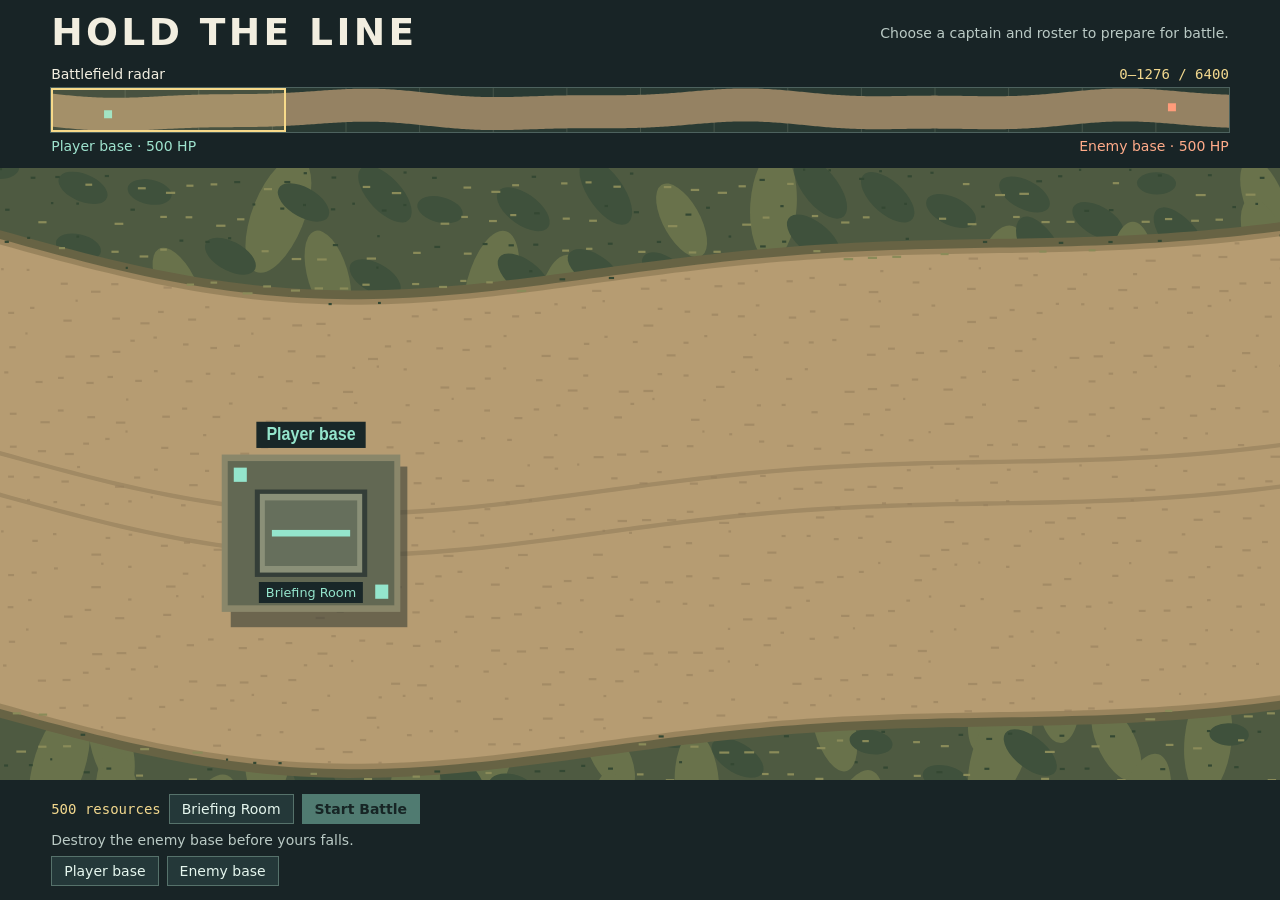
<file: index.html>
<!doctype html>
<html lang="en">
<head>
<meta charset="utf-8">
<meta name="viewport" content="width=device-width, initial-scale=1">
<title>Hold the Line</title>
<link rel="stylesheet" href="style.css?v=c1ebf98bcc72">
<script defer src="units.js?v=6b8e5fcf9627"></script>
<script defer src="grunt.js?v=58feda0011fd"></script>
<script defer src="game.js?v=8d9f7e85d80b"></script>
<script defer src="briefing.js?v=bd27060e63fe"></script>
<script defer src="battle.js?v=0d50372cd13f"></script>
</head>
<body>
<main>
  <header>
    <div class="heading"><h1>Hold the Line</h1><span id="battle-status" role="status">Choose a captain and roster to prepare for battle.</span></div>
    <div class="radar-heading"><label for="radar">Battlefield radar</label><output id="range"></output></div>
    <div class="radar">
      <canvas id="overview" aria-hidden="true"></canvas>
      <div id="window" aria-hidden="true"></div>
      <input id="radar" type="range" min="0" step="any" value="0" aria-label="Battlefield radar">
    </div>
    <div class="sides"><span id="player-health">Player base</span><span id="enemy-health">Enemy base</span></div>
  </header>
  <section id="field" tabindex="0" aria-label="Battlefield. Use the left and right arrow keys to pan.">
    <canvas id="landscape" aria-hidden="true"></canvas>
    <button id="base-briefing" type="button" aria-haspopup="dialog"><span>Briefing Room</span></button>
  </section>
  <footer>
    <div class="battle-controls">
      <output id="battle-resources" aria-label="Resources"></output>
      <button id="open-briefing" type="button">Briefing Room</button>
      <div id="placement-controls" hidden>
        <select id="defense-type" aria-label="Defense to place"></select>
        <button id="undo-defense" type="button" disabled>Undo placement</button>
      </div>
      <button id="start-battle" class="primary" type="button" disabled>Start Battle</button>
      <div id="unit-orders" hidden>
        <span id="selected-order" role="status"></span>
        <button id="select-group" type="button" aria-pressed="false">Select Group</button>
        <button id="hold-position" type="button" aria-pressed="false">Hold Position</button>
        <button id="advance-unit" type="button">Advance</button>
      </div>
      <div id="reinforcement-controls" hidden>
        <select id="reinforcement-type" aria-label="Reinforcement to recruit"></select>
        <button id="recruit-unit" type="button">Recruit</button>
      </div>
      <button id="restart-battle" class="primary" type="button" hidden>Play again</button>
      <span id="controls">Destroy the enemy base before yours falls.</span>
      <nav aria-label="Jump to a base"><button id="player">Player base</button><button id="enemy">Enemy base</button></nav>
    </div>
  </footer>
</main>
<dialog id="briefing" aria-labelledby="briefing-title">
  <form id="briefing-form">
    <div class="briefing-header">
      <div>
        <p class="briefing-location">Player base · Before battle</p>
        <h2 id="briefing-title">Briefing Room</h2>
      </div>
      <output id="remaining" aria-live="polite"></output>
    </div>
    <div class="briefing-body">
      <fieldset>
        <legend>Choose your Captain</legend>
        <p>Your captain is free. Choose your troops here, then spend any remaining resources on defenses you place on the field.</p>
        <div class="captains">
          <label><input type="radio" name="captain" value="Navy SEAL" required> <span><strong>Navy SEAL</strong><small>All-around soldier</small></span></label>
          <label><input type="radio" name="captain" value="Sniper" required> <span><strong>Sniper</strong><small>Long-range specialist</small></span></label>
        </div>
      </fieldset>
      <fieldset id="command-zone-settings">
        <legend>Captain’s command zone</legend>
        <p>Troops spread out within this zone and move up when the Captain leaves them behind.</p>
        <label>Distance behind <input name="zoneRear" type="number" min="0" max="1000" step="10" value="180" required></label>
        <label>Distance ahead <input name="zoneFront" type="number" min="100" max="1200" step="10" value="320" required></label>
      </fieldset>
      <div id="catalog" aria-label="Roster purchases"></div>
    </div>
    <div class="briefing-actions">
      <span id="roster-summary"></span>
      <div>
        <button id="cancel-briefing" type="button">Cancel</button>
        <button class="primary" type="submit">Save roster</button>
      </div>
    </div>
  </form>
</dialog>
</body>
</html>
</file>
<file: style.css>
:root {
  color-scheme: dark;
  font-family: 'Segoe UI', system-ui, sans-serif;
  background: #111a1b;
  color: #f2eee0;
}
* { box-sizing: border-box; }
body { margin: 0; }
main { height: 100dvh; min-height: 470px; display: grid; grid-template-rows: auto minmax(240px, 1fr) auto; }
header, footer { padding: 14px clamp(16px, 4vw, 62px); background: #182426; }
.heading, .radar-heading, .sides, footer { display: flex; align-items: center; justify-content: space-between; gap: 10px; }
.heading { margin-bottom: 14px; flex-wrap: wrap; }
h1 { margin: 0; font-size: clamp(1.45rem, 4vw, 2.35rem); text-transform: uppercase; letter-spacing: .09em; line-height: 1; }
.heading span, footer { color: #bacac5; font-size: .875rem; }
.radar-heading, .sides { font-size: .875rem; }
.radar-heading { margin-bottom: 6px; }
output { color: #f2d88e; font: .875rem Consolas, monospace; }
.radar { position: relative; height: 44px; background: #10191a; box-shadow: 0 0 0 1px #4d625e; }
#overview, #radar, #window { position: absolute; inset: 0; width: 100%; height: 100%; }
#window { border: 2px solid #f7da8a; background: #f7da8a26; pointer-events: none; }
#radar { margin: 0; opacity: 0; cursor: ew-resize; touch-action: none; }
.radar:focus-within, #field:focus-visible, button:focus-visible { outline: 2px solid #ffe5a3; outline-offset: -2px; }
.sides { margin-top: 6px; color: #9ee3ce; }
.sides span:last-child { color: #ffab89; }
#field { position: relative; overflow: hidden; cursor: grab; touch-action: none; }
#field.dragging { cursor: grabbing; }
#landscape { display: block; width: 100%; height: 100%; }
nav { display: flex; gap: 8px; }
button { font: inherit; color: #e5f6ee; background: #243839; border: 1px solid #56726b; padding: 6px 12px; white-space: nowrap; cursor: pointer; }
button:hover { background: #34504e; }
kbd { color: #f7da8a; }
@media (max-width: 600px) { footer { flex-wrap: wrap; } }

#base-briefing {
  position: absolute;
  padding: 0;
  border: 1px solid transparent;
  background: transparent;
}
#base-briefing:hover { border-color: #94e5cc; background: #94e5cc17; }
#base-briefing span {
  position: absolute;
  left: 50%;
  bottom: 7px;
  transform: translateX(-50%);
  padding: 3px 7px;
  background: #192728;
  color: #94e5cc;
  font-size: .8rem;
}
#briefing {
  width: min(780px, calc(100% - 24px));
  max-height: calc(100dvh - 24px);
  padding: 0;
  border: 1px solid #526761;
  background: #182426;
  color: inherit;
  overflow: hidden;
}
#briefing::backdrop { background: #0b1213d9; }
#briefing-form {
  display: flex;
  flex-direction: column;
  max-height: calc(100dvh - 28px);
}
.briefing-header, .briefing-actions {
  display: flex;
  flex-wrap: wrap;
  align-items: center;
  justify-content: space-between;
  gap: 10px;
  padding: 14px clamp(14px, 4vw, 26px);
  background: #202e2f;
}
.briefing-header h2 { margin: 4px 0 0; font-size: clamp(1.5rem, 4vw, 2.1rem); }
.briefing-location { margin: 0; color: #94e5cc; font-size: .875rem; }
#remaining { border: 1px solid #776a47; padding: 7px 10px; }
.briefing-body { padding: 14px clamp(14px, 4vw, 26px); overflow: auto; }
.briefing-body p { margin: 0 0 10px; color: #bacac5; font-size: .875rem; }
#catalog, .captains { display: grid; grid-template-columns: repeat(2, minmax(0, 1fr)); gap: 10px; }
fieldset { min-width: 0; margin: 0; padding: 10px; border: 1px solid #465e57; }
legend { padding: 0 5px; font-weight: 600; color: #94e5cc; }
.captains label {
  display: flex;
  align-items: center;
  gap: 6px;
  padding: 7px;
  border: 1px solid #465e57;
  cursor: pointer;
}
.captains label:has(:checked) { border-color: #94e5cc; background: #263b36; }
.captains input { accent-color: #94e5cc; }
small { display: block; color: #bacac5; font-size: .8rem; }
#catalog { margin-top: 12px; }
.catalog-row, .quantity, .briefing-actions > div {
  display: flex;
  align-items: center;
  gap: 6px;
}
.catalog-row { min-height: 47px; justify-content: space-between; }
.catalog-row + .catalog-row { border-top: 1px solid #344642; }
.quantity span { min-width: 2ch; text-align: center; font-variant-numeric: tabular-nums; }
.quantity button { width: 34px; height: 34px; padding: 0; }
.quantity button:disabled { opacity: .45; cursor: default; background: #243839; }
.briefing-actions { border-top: 1px solid #465e57; }
#roster-summary { color: #bacac5; font-size: .875rem; }
.primary { border-color: #94e5cc; background: #94e5cc; color: #162825; font-weight: 700; }
.primary:hover { background: #b5f1e0; }
@media (max-width: 550px) { #catalog { grid-template-columns: 1fr; } }

footer, .battle-controls, #placement-controls, #reinforcement-controls, #unit-orders {
  display: flex;
  flex-wrap: wrap;
  align-items: center;
  gap: 8px;
}
[hidden] { display: none !important; }
.battle-controls select {
  max-width: 100%;
  padding: 6px 8px;
  font: inherit;
  color: #e5f6ee;
  background: #243839;
  border: 1px solid #56726b;
}
.battle-controls select:focus-visible { outline: 2px solid #ffe5a3; }
.battle-controls button:disabled { opacity: .45; cursor: default; }
#controls { flex-basis: 100%; }
#unit-orders button[aria-pressed="true"] { border-color: #94e5cc; background: #34504e; }

#command-zone-settings { margin-top: 12px; }
#command-zone-settings label { display: inline-flex; align-items: center; gap: 6px; margin: 4px 12px 4px 0; }
#command-zone-settings input { width: 6em; padding: 4px; font: inherit; }
</file>
